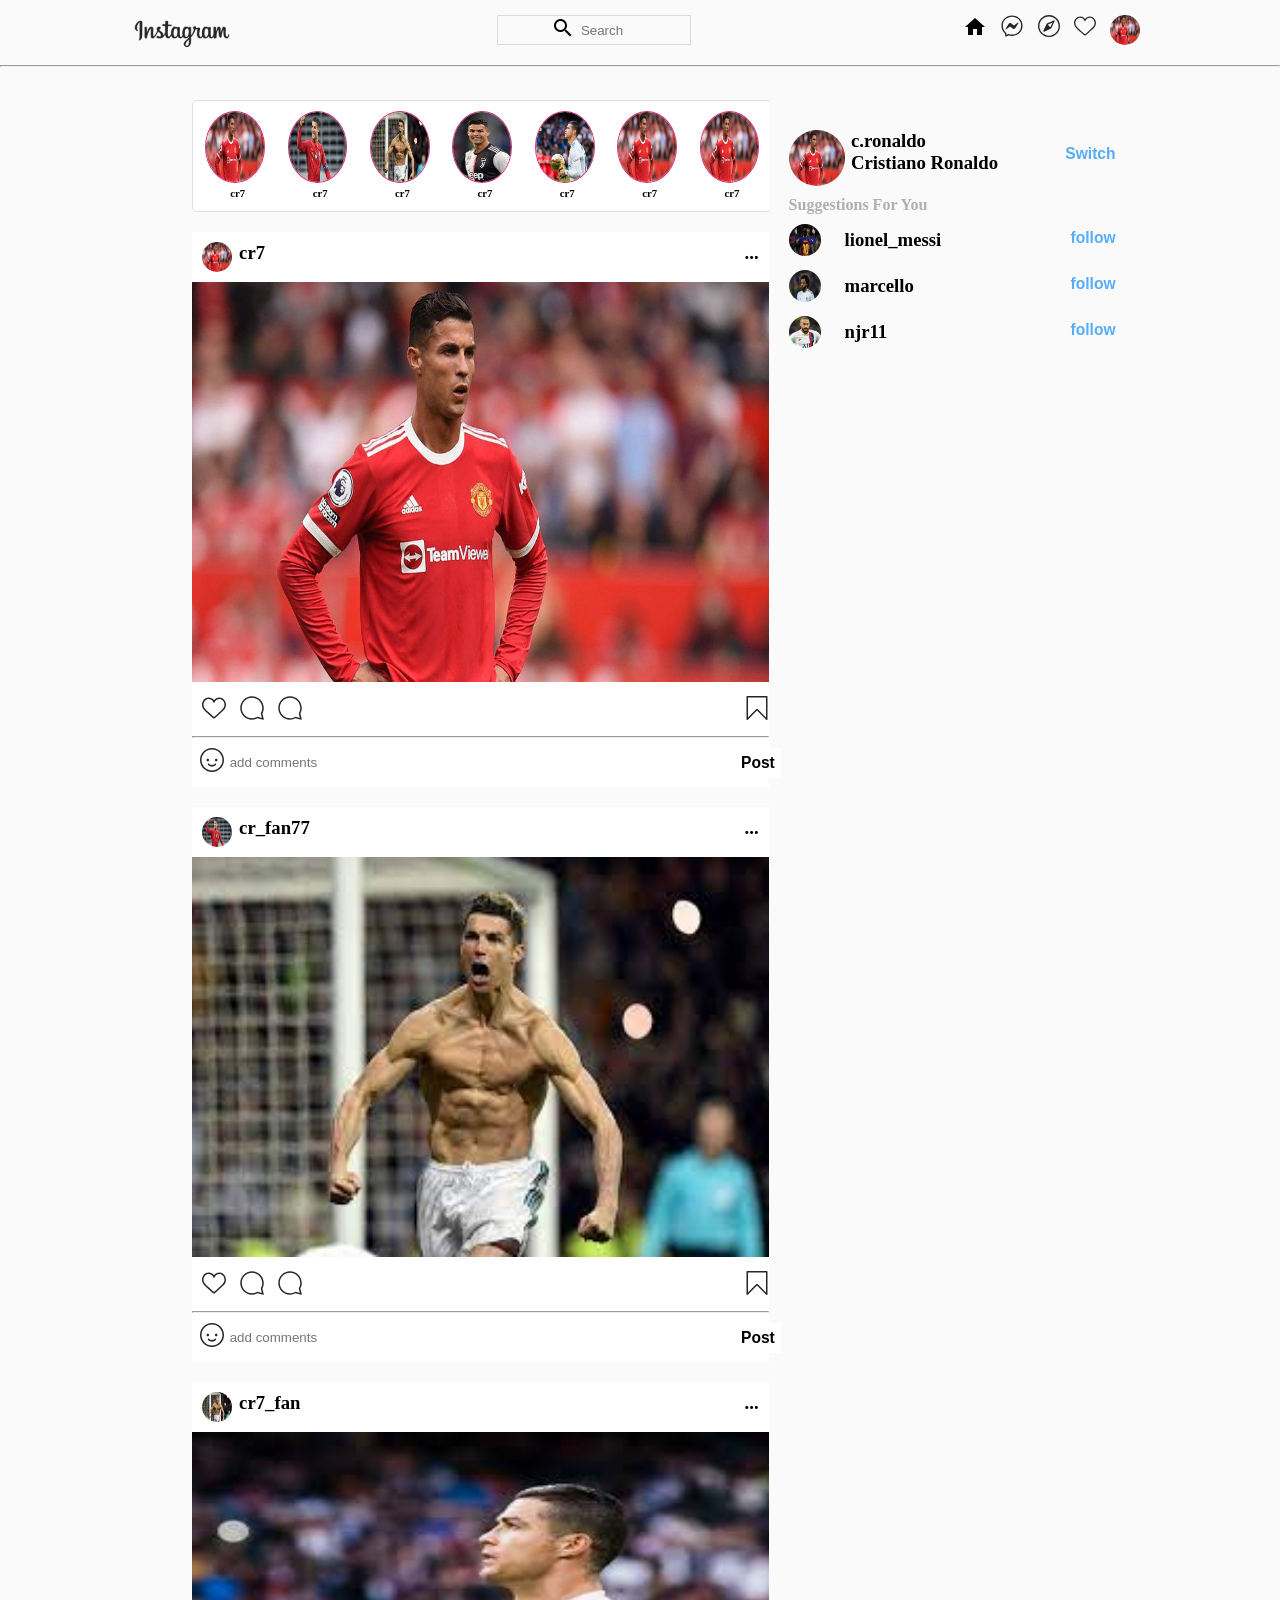
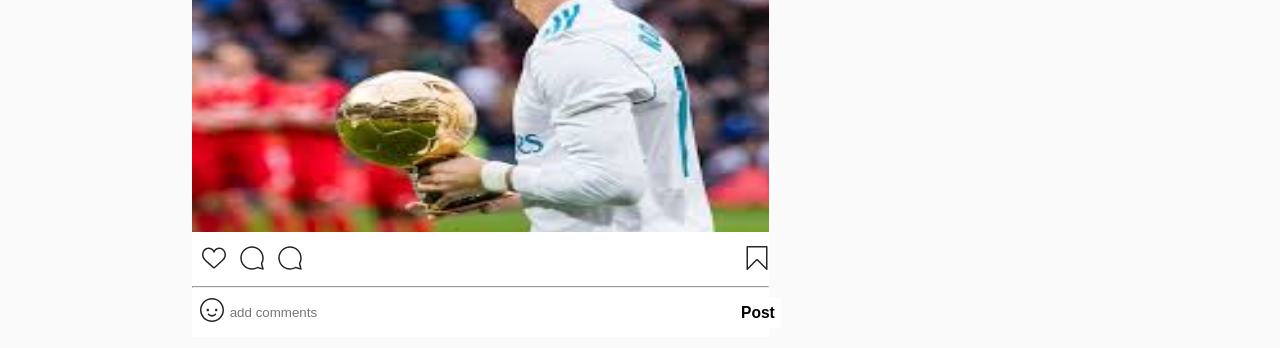
<file: 2/instagram clone.html>
<!DOCTYPE html>
<html lang="en">
<head>
    <meta charset="UTF-8">
    <meta http-equiv="X-UA-Compatible" content="IE=edge">
    <meta name="viewport" content="width=device-width, initial-scale=1.0">
    <title>Instagram clone</title>
    <link rel="stylesheet" href="instagram.css">
    <link href="https://fonts.googleapis.com/icon?family=Material+Icons"
    rel="stylesheet">
</head>
<mainheader>
<body>
    <header>
        <div class="header_container">
            
        <div class="header_holder">
            <div class="logo_container"><img src="Image/1200px-Instagram_logo.svg.png" alt=""></div>
            

                <div class="search_container">
                    <div class="search_holder">
                    <div class="search_logo"></div>
                    <span class="material-icons">
                        search
                    </span>
                </div>
                <input type="text" placeholder=" Search"> 
            </div>
            <div class="side_tools">
                <span class="material-icons">
                    home
                </span>
                <div class="messanger">
                <svg aria-label="Messenger" class="_8-yf5 " color="#262626" fill="#262626" height="22" role="img" viewBox="0 0 48 48" width="22"><path d="M36.2 16.7L29 22.2c-.5.4-1.2.4-1.7 0l-5.4-4c-1.6-1.2-3.9-.8-5 .9l-6.8 10.7c-.7 1 .6 2.2 1.6 1.5l7.3-5.5c.5-.4 1.2-.4 1.7 0l5.4 4c1.6 1.2 3.9.8 5-.9l6.8-10.7c.6-1.1-.7-2.2-1.7-1.5zM24 1C11 1 1 10.5 1 23.3 1 30 3.7 35.8 8.2 39.8c.4.3.6.8.6 1.3l.2 4.1c0 1 .9 1.8 1.8 1.8.2 0 .5 0 .7-.2l4.6-2c.2-.1.5-.2.7-.2.2 0 .3 0 .5.1 2.1.6 4.3.9 6.7.9 13 0 23-9.5 23-22.3S37 1 24 1zm0 41.6c-2 0-4-.3-5.9-.8-.4-.1-.8-.2-1.3-.2-.7 0-1.3.1-2 .4l-3 1.3V41c0-1.3-.6-2.5-1.6-3.4C6.2 34 4 28.9 4 23.3 4 12.3 12.6 4 24 4s20 8.3 20 19.3-8.6 19.3-20 19.3z"></path></svg>
            </div>
            <div class="find">
                <svg aria-label="Find People" class="_8-yf5 " color="#262626" fill="#262626" height="22" role="img" viewBox="0 0 48 48" width="22"><path clip-rule="evenodd" d="M24 0C10.8 0 0 10.8 0 24s10.8 24 24 24 24-10.8 24-24S37.2 0 24 0zm0 45C12.4 45 3 35.6 3 24S12.4 3 24 3s21 9.4 21 21-9.4 21-21 21zm10.2-33.2l-14.8 7c-.3.1-.6.4-.7.7l-7 14.8c-.3.6-.2 1.3.3 1.7.3.3.7.4 1.1.4.2 0 .4 0 .6-.1l14.8-7c.3-.1.6-.4.7-.7l7-14.8c.3-.6.2-1.3-.3-1.7-.4-.5-1.1-.6-1.7-.3zm-7.4 15l-5.5-5.5 10.5-5-5 10.5z" fill-rule="evenodd"></path></svg>
            </div>
            <div class="activity">
                <svg aria-label="Activity Feed" class="_8-yf5 " color="#262626" fill="#262626" height="22" role="img" viewBox="0 0 48 48" width="22"><path d="M34.6 6.1c5.7 0 10.4 5.2 10.4 11.5 0 6.8-5.9 11-11.5 16S25 41.3 24 41.9c-1.1-.7-4.7-4-9.5-8.3-5.7-5-11.5-9.2-11.5-16C3 11.3 7.7 6.1 13.4 6.1c4.2 0 6.5 2 8.1 4.3 1.9 2.6 2.2 3.9 2.5 3.9.3 0 .6-1.3 2.5-3.9 1.6-2.3 3.9-4.3 8.1-4.3m0-3c-4.5 0-7.9 1.8-10.6 5.6-2.7-3.7-6.1-5.5-10.6-5.5C6 3.1 0 9.6 0 17.6c0 7.3 5.4 12 10.6 16.5.6.5 1.3 1.1 1.9 1.7l2.3 2c4.4 3.9 6.6 5.9 7.6 6.5.5.3 1.1.5 1.6.5.6 0 1.1-.2 1.6-.5 1-.6 2.8-2.2 7.8-6.8l2-1.8c.7-.6 1.3-1.2 2-1.7C42.7 29.6 48 25 48 17.6c0-8-6-14.5-13.4-14.5z"></path></svg>
            </div>
                <img src="Image/Cr71.jpg" alt="">        
            </div>
        </div>
            
        <hr>
        </div>
    </div>
</header>
</mainheader>
<body>    
    <main>
        <div class="body">
    <div class="middle_piece">
        <div class="story_feed">
            <div class="story_holder">
                <div class="story">
                    <img src="Image/Cr71.jpg" alt="">
                    <h6>cr7</h6>
                </div>
                <div class="story">
                    <img src="Image/Cr72.jpg" alt="">
                    <div class="story_username">
                    <h6>cr7</h6>
                </div>
                </div>
                <div class="story">
                    <img src="Image/Cr73.jpg" alt="">
                    <h6>cr7</h6>
                    
                </div>
                <div class="story">
                    <img src="Image/Cr74.jpg" alt="">
                    <h6>cr7</h6>
                    
                </div>
                <div class="story">
                    <img src="Image/Cr75.jpg" alt="">
                    <h6>cr7</h6> 
                </div>
                <div class="story">
                    <img src="Image/Cr71.jpg" alt="">
                    <h6>cr7</h6>
                </div>
                <div class="story">
                    <img src="Image/Cr71.jpg" alt="">
                    <h6>cr7</h6>
                </div>
                
            </div>
            <div class="feed">
                <div class="feed_profile">
                    <div class="profile">
                    <img src="Image/Cr71.jpg" alt="">
                </div>
                
                    <div class="name">
                        <h3>cr7</h3>
                    </div>
                    
                   
                        <h3>...</h3>
                    
            </div>
            
                <img src="Image/Cr71.jpg" alt="">
                <div class="feed_review">
                    <div class="otherthan_save">
                    <svg aria-label="Like" class="_8-yf5 " color="#262626" fill="#262626" height="24" role="img" viewBox="0 0 48 48" width="24"><path d="M34.6 6.1c5.7 0 10.4 5.2 10.4 11.5 0 6.8-5.9 11-11.5 16S25 41.3 24 41.9c-1.1-.7-4.7-4-9.5-8.3-5.7-5-11.5-9.2-11.5-16C3 11.3 7.7 6.1 13.4 6.1c4.2 0 6.5 2 8.1 4.3 1.9 2.6 2.2 3.9 2.5 3.9.3 0 .6-1.3 2.5-3.9 1.6-2.3 3.9-4.3 8.1-4.3m0-3c-4.5 0-7.9 1.8-10.6 5.6-2.7-3.7-6.1-5.5-10.6-5.5C6 3.1 0 9.6 0 17.6c0 7.3 5.4 12 10.6 16.5.6.5 1.3 1.1 1.9 1.7l2.3 2c4.4 3.9 6.6 5.9 7.6 6.5.5.3 1.1.5 1.6.5.6 0 1.1-.2 1.6-.5 1-.6 2.8-2.2 7.8-6.8l2-1.8c.7-.6 1.3-1.2 2-1.7C42.7 29.6 48 25 48 17.6c0-8-6-14.5-13.4-14.5z"></path></svg>
                    <svg aria-label="Comment" class="_8-yf5 " color="#262626" fill="#262626" height="24" role="img" viewBox="0 0 48 48" width="24"><path clip-rule="evenodd" d="M47.5 46.1l-2.8-11c1.8-3.3 2.8-7.1 2.8-11.1C47.5 11 37 .5 24 .5S.5 11 .5 24 11 47.5 24 47.5c4 0 7.8-1 11.1-2.8l11 2.8c.8.2 1.6-.6 1.4-1.4zm-3-22.1c0 4-1 7-2.6 10-.2.4-.3.9-.2 1.4l2.1 8.4-8.3-2.1c-.5-.1-1-.1-1.4.2-1.8 1-5.2 2.6-10 2.6-11.4 0-20.6-9.2-20.6-20.5S12.7 3.5 24 3.5 44.5 12.7 44.5 24z" fill-rule="evenodd"></path></svg>
                    <svg aria-label="Comment" class="_8-yf5 " color="#262626" fill="#262626" height="24" role="img" viewBox="0 0 48 48" width="24"><path clip-rule="evenodd" d="M47.5 46.1l-2.8-11c1.8-3.3 2.8-7.1 2.8-11.1C47.5 11 37 .5 24 .5S.5 11 .5 24 11 47.5 24 47.5c4 0 7.8-1 11.1-2.8l11 2.8c.8.2 1.6-.6 1.4-1.4zm-3-22.1c0 4-1 7-2.6 10-.2.4-.3.9-.2 1.4l2.1 8.4-8.3-2.1c-.5-.1-1-.1-1.4.2-1.8 1-5.2 2.6-10 2.6-11.4 0-20.6-9.2-20.6-20.5S12.7 3.5 24 3.5 44.5 12.7 44.5 24z" fill-rule="evenodd"></path></svg>
                </div>
                    <div class="save">
                    <svg aria-label="Save" class="_8-yf5 " color="#262626" fill="#262626" height="24" role="img" viewBox="0 0 48 48" width="24"><path d="M43.5 48c-.4 0-.8-.2-1.1-.4L24 29 5.6 47.6c-.4.4-1.1.6-1.6.3-.6-.2-1-.8-1-1.4v-45C3 .7 3.7 0 4.5 0h39c.8 0 1.5.7 1.5 1.5v45c0 .6-.4 1.2-.9 1.4-.2.1-.4.1-.6.1zM24 26c.8 0 1.6.3 2.2.9l15.8 16V3H6v39.9l15.8-16c.6-.6 1.4-.9 2.2-.9z"></path></svg>
                </div>
                        
                </div>
                <hr>
                <div class="comments_holder">
                <div class="comments">
                    <div class="profile">
                        <svg aria-label="Emoji" class="_8-yf5 " color="#262626" fill="#262626" height="24" role="img" viewBox="0 0 48 48" width="24"><path d="M24 48C10.8 48 0 37.2 0 24S10.8 0 24 0s24 10.8 24 24-10.8 24-24 24zm0-45C12.4 3 3 12.4 3 24s9.4 21 21 21 21-9.4 21-21S35.6 3 24 3z"></path><path d="M34.9 24c0-1.4-1.1-2.5-2.5-2.5s-2.5 1.1-2.5 2.5 1.1 2.5 2.5 2.5 2.5-1.1 2.5-2.5zm-21.8 0c0-1.4 1.1-2.5 2.5-2.5s2.5 1.1 2.5 2.5-1.1 2.5-2.5 2.5-2.5-1.1-2.5-2.5zM24 37.3c-5.2 0-8-3.5-8.2-3.7-.5-.6-.4-1.6.2-2.1.6-.5 1.6-.4 2.1.2.1.1 2.1 2.5 5.8 2.5 3.7 0 5.8-2.5 5.8-2.5.5-.6 1.5-.7 2.1-.2.6.5.7 1.5.2 2.1 0 .2-2.8 3.7-8 3.7z"></path></svg>
                    </div>
                        <div class="add_comments">
                        <input type="text" placeholder=" add comments">
                    </div>
                    <button><h3>Post</h3></button>
                    </div>
                </div>
            </div>
            <div class="feed">
                <div class="feed_profile">
                    <div class="profile">
                    <img src="Image/Cr72.jpg" alt="">
                </div>
                
                    <div class="name">
                        <h3>cr_fan77</h3>
                    </div>
                    
                   
                        <h3>...</h3>
                    
            </div>
            
                <img src="Image/Cr73.jpg" alt="">
                <div class="feed_review">
                    <div class="otherthan_save">
                    <svg aria-label="Like" class="_8-yf5 " color="#262626" fill="#262626" height="24" role="img" viewBox="0 0 48 48" width="24"><path d="M34.6 6.1c5.7 0 10.4 5.2 10.4 11.5 0 6.8-5.9 11-11.5 16S25 41.3 24 41.9c-1.1-.7-4.7-4-9.5-8.3-5.7-5-11.5-9.2-11.5-16C3 11.3 7.7 6.1 13.4 6.1c4.2 0 6.5 2 8.1 4.3 1.9 2.6 2.2 3.9 2.5 3.9.3 0 .6-1.3 2.5-3.9 1.6-2.3 3.9-4.3 8.1-4.3m0-3c-4.5 0-7.9 1.8-10.6 5.6-2.7-3.7-6.1-5.5-10.6-5.5C6 3.1 0 9.6 0 17.6c0 7.3 5.4 12 10.6 16.5.6.5 1.3 1.1 1.9 1.7l2.3 2c4.4 3.9 6.6 5.9 7.6 6.5.5.3 1.1.5 1.6.5.6 0 1.1-.2 1.6-.5 1-.6 2.8-2.2 7.8-6.8l2-1.8c.7-.6 1.3-1.2 2-1.7C42.7 29.6 48 25 48 17.6c0-8-6-14.5-13.4-14.5z"></path></svg>
                    <svg aria-label="Comment" class="_8-yf5 " color="#262626" fill="#262626" height="24" role="img" viewBox="0 0 48 48" width="24"><path clip-rule="evenodd" d="M47.5 46.1l-2.8-11c1.8-3.3 2.8-7.1 2.8-11.1C47.5 11 37 .5 24 .5S.5 11 .5 24 11 47.5 24 47.5c4 0 7.8-1 11.1-2.8l11 2.8c.8.2 1.6-.6 1.4-1.4zm-3-22.1c0 4-1 7-2.6 10-.2.4-.3.9-.2 1.4l2.1 8.4-8.3-2.1c-.5-.1-1-.1-1.4.2-1.8 1-5.2 2.6-10 2.6-11.4 0-20.6-9.2-20.6-20.5S12.7 3.5 24 3.5 44.5 12.7 44.5 24z" fill-rule="evenodd"></path></svg>
                    <svg aria-label="Comment" class="_8-yf5 " color="#262626" fill="#262626" height="24" role="img" viewBox="0 0 48 48" width="24"><path clip-rule="evenodd" d="M47.5 46.1l-2.8-11c1.8-3.3 2.8-7.1 2.8-11.1C47.5 11 37 .5 24 .5S.5 11 .5 24 11 47.5 24 47.5c4 0 7.8-1 11.1-2.8l11 2.8c.8.2 1.6-.6 1.4-1.4zm-3-22.1c0 4-1 7-2.6 10-.2.4-.3.9-.2 1.4l2.1 8.4-8.3-2.1c-.5-.1-1-.1-1.4.2-1.8 1-5.2 2.6-10 2.6-11.4 0-20.6-9.2-20.6-20.5S12.7 3.5 24 3.5 44.5 12.7 44.5 24z" fill-rule="evenodd"></path></svg>
                </div>
                    <div class="save">
                    <svg aria-label="Save" class="_8-yf5 " color="#262626" fill="#262626" height="24" role="img" viewBox="0 0 48 48" width="24"><path d="M43.5 48c-.4 0-.8-.2-1.1-.4L24 29 5.6 47.6c-.4.4-1.1.6-1.6.3-.6-.2-1-.8-1-1.4v-45C3 .7 3.7 0 4.5 0h39c.8 0 1.5.7 1.5 1.5v45c0 .6-.4 1.2-.9 1.4-.2.1-.4.1-.6.1zM24 26c.8 0 1.6.3 2.2.9l15.8 16V3H6v39.9l15.8-16c.6-.6 1.4-.9 2.2-.9z"></path></svg>
                </div>
                        
                </div>
                <hr>
                <div class="comments_holder">
                <div class="comments">
                    <div class="profile">
                        <svg aria-label="Emoji" class="_8-yf5 " color="#262626" fill="#262626" height="24" role="img" viewBox="0 0 48 48" width="24"><path d="M24 48C10.8 48 0 37.2 0 24S10.8 0 24 0s24 10.8 24 24-10.8 24-24 24zm0-45C12.4 3 3 12.4 3 24s9.4 21 21 21 21-9.4 21-21S35.6 3 24 3z"></path><path d="M34.9 24c0-1.4-1.1-2.5-2.5-2.5s-2.5 1.1-2.5 2.5 1.1 2.5 2.5 2.5 2.5-1.1 2.5-2.5zm-21.8 0c0-1.4 1.1-2.5 2.5-2.5s2.5 1.1 2.5 2.5-1.1 2.5-2.5 2.5-2.5-1.1-2.5-2.5zM24 37.3c-5.2 0-8-3.5-8.2-3.7-.5-.6-.4-1.6.2-2.1.6-.5 1.6-.4 2.1.2.1.1 2.1 2.5 5.8 2.5 3.7 0 5.8-2.5 5.8-2.5.5-.6 1.5-.7 2.1-.2.6.5.7 1.5.2 2.1 0 .2-2.8 3.7-8 3.7z"></path></svg>
                    </div>
                        <div class="add_comments">
                        <input type="text" placeholder=" add comments">
                    </div>
                    <button><h3>Post</h3></button>
                    </div>
                </div>
            </div>
            <div class="feed">
                <div class="feed_profile">
                    <div class="profile">
                    <img src="Image/Cr73.jpg" alt="">
                </div>
                
                    <div class="name">
                        <h3>cr7_fan</h3>
                    </div>
                    
                   
                        <h3>...</h3>
                    
            </div>
            
                <img src="Image/Cr75.jpg" alt="">
                <div class="feed_review">
                    <div class="otherthan_save">
                    <svg aria-label="Like" class="_8-yf5 " color="#262626" fill="#262626" height="24" role="img" viewBox="0 0 48 48" width="24"><path d="M34.6 6.1c5.7 0 10.4 5.2 10.4 11.5 0 6.8-5.9 11-11.5 16S25 41.3 24 41.9c-1.1-.7-4.7-4-9.5-8.3-5.7-5-11.5-9.2-11.5-16C3 11.3 7.7 6.1 13.4 6.1c4.2 0 6.5 2 8.1 4.3 1.9 2.6 2.2 3.9 2.5 3.9.3 0 .6-1.3 2.5-3.9 1.6-2.3 3.9-4.3 8.1-4.3m0-3c-4.5 0-7.9 1.8-10.6 5.6-2.7-3.7-6.1-5.5-10.6-5.5C6 3.1 0 9.6 0 17.6c0 7.3 5.4 12 10.6 16.5.6.5 1.3 1.1 1.9 1.7l2.3 2c4.4 3.9 6.6 5.9 7.6 6.5.5.3 1.1.5 1.6.5.6 0 1.1-.2 1.6-.5 1-.6 2.8-2.2 7.8-6.8l2-1.8c.7-.6 1.3-1.2 2-1.7C42.7 29.6 48 25 48 17.6c0-8-6-14.5-13.4-14.5z"></path></svg>
                    <svg aria-label="Comment" class="_8-yf5 " color="#262626" fill="#262626" height="24" role="img" viewBox="0 0 48 48" width="24"><path clip-rule="evenodd" d="M47.5 46.1l-2.8-11c1.8-3.3 2.8-7.1 2.8-11.1C47.5 11 37 .5 24 .5S.5 11 .5 24 11 47.5 24 47.5c4 0 7.8-1 11.1-2.8l11 2.8c.8.2 1.6-.6 1.4-1.4zm-3-22.1c0 4-1 7-2.6 10-.2.4-.3.9-.2 1.4l2.1 8.4-8.3-2.1c-.5-.1-1-.1-1.4.2-1.8 1-5.2 2.6-10 2.6-11.4 0-20.6-9.2-20.6-20.5S12.7 3.5 24 3.5 44.5 12.7 44.5 24z" fill-rule="evenodd"></path></svg>
                    <svg aria-label="Comment" class="_8-yf5 " color="#262626" fill="#262626" height="24" role="img" viewBox="0 0 48 48" width="24"><path clip-rule="evenodd" d="M47.5 46.1l-2.8-11c1.8-3.3 2.8-7.1 2.8-11.1C47.5 11 37 .5 24 .5S.5 11 .5 24 11 47.5 24 47.5c4 0 7.8-1 11.1-2.8l11 2.8c.8.2 1.6-.6 1.4-1.4zm-3-22.1c0 4-1 7-2.6 10-.2.4-.3.9-.2 1.4l2.1 8.4-8.3-2.1c-.5-.1-1-.1-1.4.2-1.8 1-5.2 2.6-10 2.6-11.4 0-20.6-9.2-20.6-20.5S12.7 3.5 24 3.5 44.5 12.7 44.5 24z" fill-rule="evenodd"></path></svg>
                </div>
                    <div class="save">
                    <svg aria-label="Save" class="_8-yf5 " color="#262626" fill="#262626" height="24" role="img" viewBox="0 0 48 48" width="24"><path d="M43.5 48c-.4 0-.8-.2-1.1-.4L24 29 5.6 47.6c-.4.4-1.1.6-1.6.3-.6-.2-1-.8-1-1.4v-45C3 .7 3.7 0 4.5 0h39c.8 0 1.5.7 1.5 1.5v45c0 .6-.4 1.2-.9 1.4-.2.1-.4.1-.6.1zM24 26c.8 0 1.6.3 2.2.9l15.8 16V3H6v39.9l15.8-16c.6-.6 1.4-.9 2.2-.9z"></path></svg>
                </div>
                        
                </div>
                <hr>
                <div class="comments_holder">
                <div class="comments">
                    <div class="profile">
                        <svg aria-label="Emoji" class="_8-yf5 " color="#262626" fill="#262626" height="24" role="img" viewBox="0 0 48 48" width="24"><path d="M24 48C10.8 48 0 37.2 0 24S10.8 0 24 0s24 10.8 24 24-10.8 24-24 24zm0-45C12.4 3 3 12.4 3 24s9.4 21 21 21 21-9.4 21-21S35.6 3 24 3z"></path><path d="M34.9 24c0-1.4-1.1-2.5-2.5-2.5s-2.5 1.1-2.5 2.5 1.1 2.5 2.5 2.5 2.5-1.1 2.5-2.5zm-21.8 0c0-1.4 1.1-2.5 2.5-2.5s2.5 1.1 2.5 2.5-1.1 2.5-2.5 2.5-2.5-1.1-2.5-2.5zM24 37.3c-5.2 0-8-3.5-8.2-3.7-.5-.6-.4-1.6.2-2.1.6-.5 1.6-.4 2.1.2.1.1 2.1 2.5 5.8 2.5 3.7 0 5.8-2.5 5.8-2.5.5-.6 1.5-.7 2.1-.2.6.5.7 1.5.2 2.1 0 .2-2.8 3.7-8 3.7z"></path></svg>
                    </div>
                        <div class="add_comments">
                        <input type="text" placeholder=" add comments">
                    </div>
                        <button><h3>Post</h3></button>
                    </div>
                </div>
            </div>
        </div>
        
            <div class="rightpiece">
                <div class="suggestions_holder">
                    <div class="suggestions_box">
                        <div class="mainprofile_holder">
                            <div class="main_profile">
                            <img src="Image/Cr71.jpg" alt="">
                        </div>
                        
                            <div class="username">
                                <h3>c.ronaldo</h3>
                                <h3>Cristiano Ronaldo</h3>
                            </div>
                        
                        <div class="switch_holder">
                            <button><H3>Switch</H3></button>
                        </div>
                    </div>
                    <div class="suggestion_boxbox">
                        <div class="box">
                            <h4>Suggestions For You</h4>
                        </div>
                        <div class="box2">
                            <div class="box2_holder">
                            <div class="box2_profile">
                                <img src="Image/messi.jpg" alt="">
                            </div>
                            
                                <div class="box2_username">
                                    <h3>lionel_messi</h3>
                                    
                                </div>
                            
                            <div class="follow_holder">
                                <button><h3>follow</h3></button>
                            </div>
                        </div>
                        <div class="box2_holder">
                            <div class="box2_profile">
                                <img src="Image/marcello.jpg" alt="">
                            </div>
                            
                                <div class="box2_username">
                                    <h3>marcello</h3>
                                    
                                </div>
                            
                            <div class="follow_holder">
                                <button><h3>follow</h3></button>
                            </div>
                        </div>
                        <div class="box2_holder">
                            <div class="box2_profile">
                                <img src="Image/neymer.jpg" alt="">
                            </div>
                            
                                <div class="box2_username">
                                    <h3>njr11</h3>
                                    
                                </div>
                            
                            <div class="follow_holder">
                                <button><h3>follow</h3></button>
                            </div>
                        </div>
                    </div>
                    </div>
                </div>
            </div>
        </div>
    </div>

</div>
 
    </main>
</body>
</body>
</html>
</file>
<file: 2/instagram.css>
*{
    margin: 0;
    
}

.header_container{
    width: 100%;
    height: 50px;
   
    padding-top: 15px;
    position:fixed;
    background-color: #fafafa;
    
}
.header_holder{
   
    width: 100%;
    height: 60%;
  
    display: flex;
    justify-content: space-around;
}

.logo_container img{
    
    width: 100px;
    height: 35px;
    
    
}
.side_tools img{
    width: 30px;
    height: 30px;
    border-radius: 50%;
    cursor: pointer;
}
.otherthan_logo{
    display: flex;
    
}
.search_container{
    width: 15%;
    display: flex;
    background-color: #fafafa;
    border: 1px solid #dbdbdb;
    justify-content: center;
    cursor: text;
    
}
.search_container input{
    width: 30%;
    border: none;
    background-color: transparent;
    outline-width: 0;
    
}
.side_tools{
    width:15%;
    display: flex;
    justify-content: space-around;
    
}
header{
    width: 100%;
    height: 80px;
}
.search_logo span{
    color: #fafafa;
}
.header_container hr{
    margin-top: 20px;
}
body{
    width: 100%;
    height: unset;
    background-color: #fafafa;
}
main{
    padding-left:15% ;
    

}
.middle_piece{
    width: 100%;
    height:1848px;
    background-color: #fafafa;
    display: flex
}
.story_feed{
    width: 53%;
    height: 100%;
    background-color: #fafafa;
    padding: 20px 0 0 0 ;
}
.story_holder{
    display: flex;
    width: 100%;
    height: 110px;
    background-color: #fff;
    justify-content: space-around;
    border-radius: 5px;
    border: 1px solid #e0e0e0;
}
.story{
    margin-top: 10px;
    width:10%;
    height: 80%;
    background-color: #fff;
    cursor: pointer;

    
}
.story img{
    width: 100%;
    height: 80%;
    border-radius: 50%;
    border: 1px solid #D82B7D;
}
.story h6{
    width: 35px;
   justify-content:space-between;
    margin-left:25px;
}
.feed{
    margin-top: 20px;
    width: 100%;
    height: 555px;
    background-color: white;
    
}

.profile img{
    width: 30px;
    height: 30px;
    border-radius: 50%;
    cursor: pointer;
}
.profile{
    width: 40px;
    height: 30px;
}
.name {
  
    width: 545px;
    height: 100%;

}

.feed_profile h3{
    cursor: pointer;
}
.feed_image{
    width:100%;
    height:400px;
}
.feed img{
    width:100%;
    height:400px;
}
.feed_profile{
    padding: 10px;
    margin-top: 0;
    height:30px;
    display:flex;
    background-color: white;
    justify-content: space-between;
    
}
.profile img{
    width: 30px;
    height: 30px;
    border-radius: 50%;
    cursor: pointer;
}
.profile{
    width: 40px;
    height: 30px;
}
.name {
  
    width: 545px;
    height: 100%;

}


.feed_review{
    margin: 10px 0 0 10px;
    width: 100%;
    height:40px;
    display: flex;
    justify-content: space-between;
}
.feed_review svg{
    margin-right: 10px;
}
.save svg:hover{
    border: white;
    cursor: pointer;
}
.comments{
    display:flex;
    justify-content: space-between;
}
.add_comments{
    width: 517px; 
    margin-top: 3px;
}
.add_comments input{
    width: 510px;
    height: 20px;
    border: none;
    background-color: transparent;
    outline-width: 0;
}
.comments_holder button{
    background-color: white;
    border: none;
    margin-left: -3px;
    cursor: pointer;
}
.feed hr{
    margin-bottom: 10px; 
    
}
 .profile svg{
        margin-left:8px;
}
.suggestions_holder{
    margin-top: 20px;
    width: 333px;
    height: 376px;
    background-color: #fafafa;
    padding-left: 20px;
}
.suggestions_box{
    margin-top: 20px;
    width: 333px;
    height: 376px;
    background-color: #fafafa;
    padding-top: 10px;
}
.mainprofile_holder{
    width: 100%;
    height: 56px;
    background-color: #fafafa;
    display: flex;
    justify-content: space-between;
}
.main_profile img{
    width:56px ;
    height:56px;
    border-radius: 50%;
}
.switch_holder button{
    margin-top:14px ;
    background-color: #fafafa;
    border: none;
    margin-left: -3px;
    cursor: pointer;
    color: #57ADF8;
}
.box h4{
    margin-top: 10px;
    color: rgb(179, 174, 174);
}
.box2_holder{
    display: flex;
    justify-content: space-between;
    padding-top: 10px;
}
.box2_profile img{
    width:32px ;
    height:32px;
    border-radius: 50%;
}
.username{
    width: 205px;
}
.box2_username{
    width: 199px;
    height: 28px;
    margin-top: 5px;
}
.follow_holder{
    margin-top: 4px;
}
.follow_holder button{
    background-color: #fafafa;
    border: none;
    margin-left: -3px;
    cursor: pointer;
    color: #57ADF8;
}
.suggestions_holder{
    position: fixed;
}
</file>
